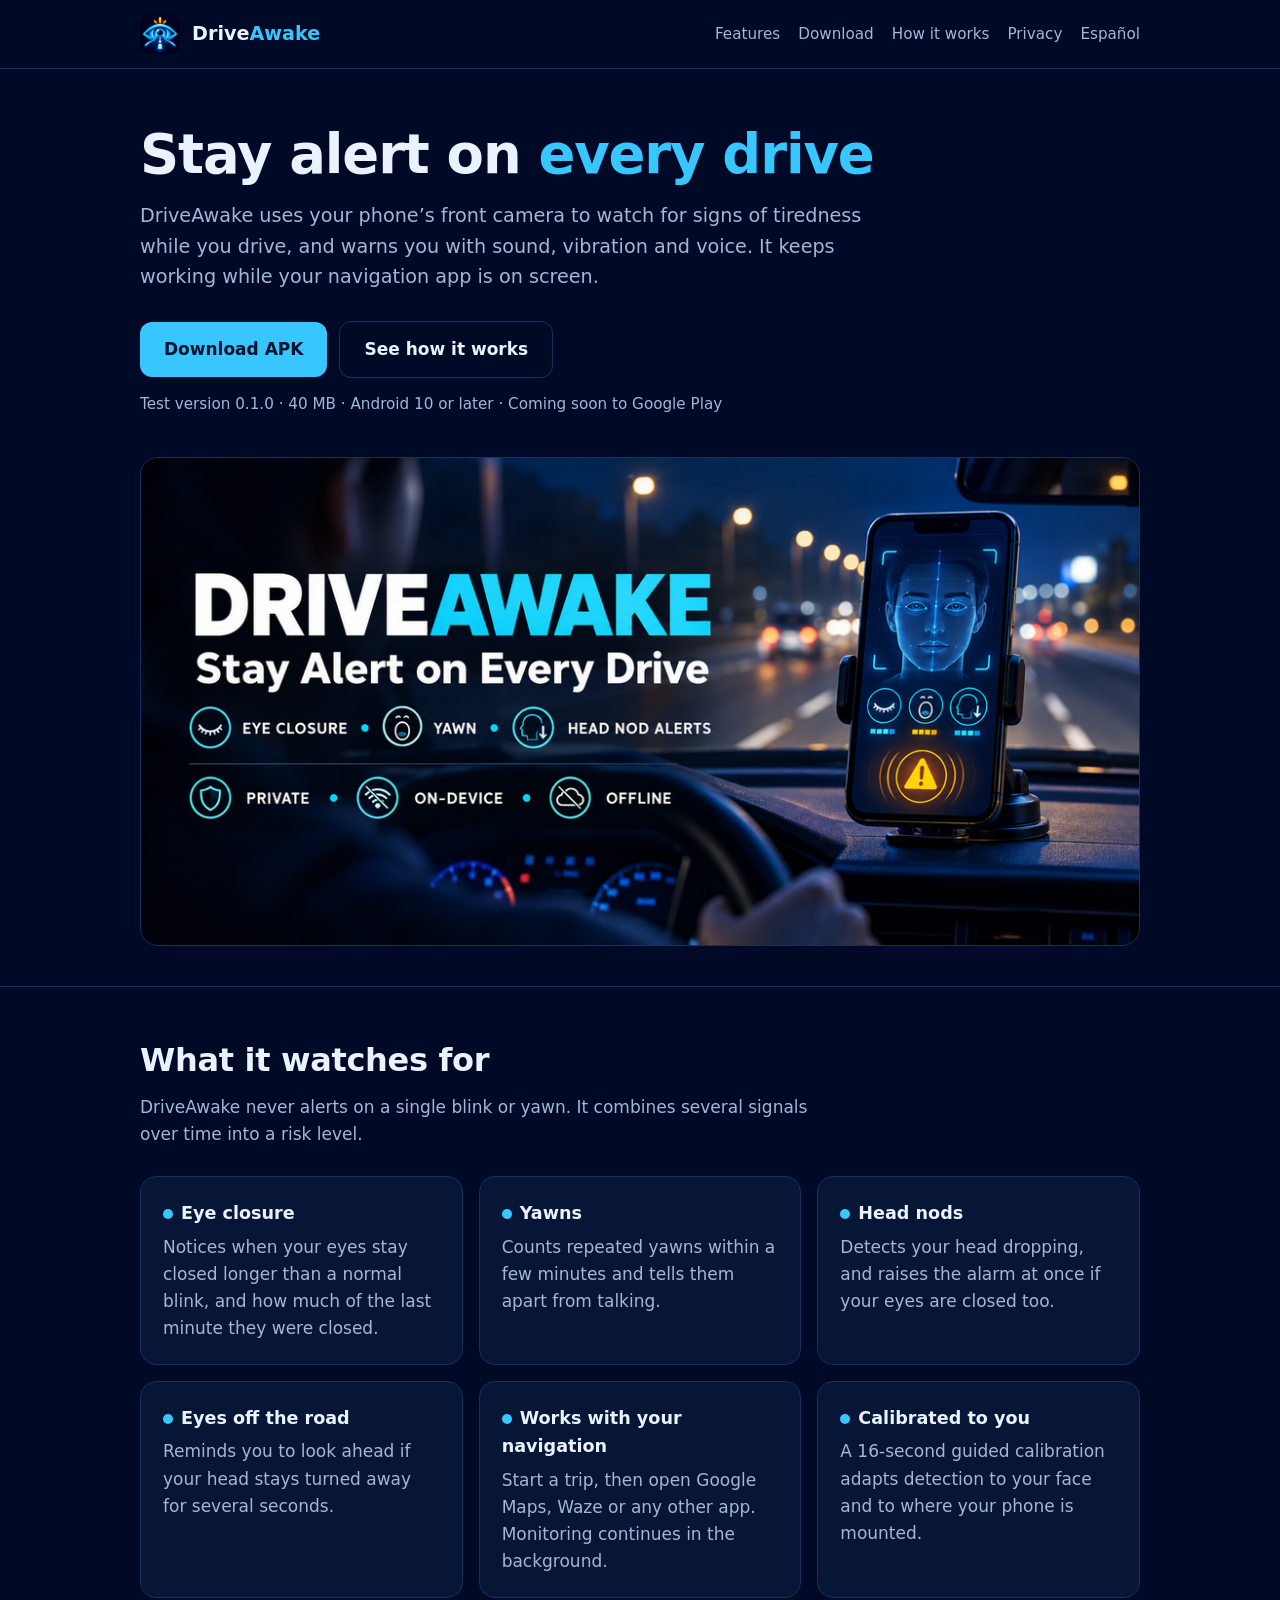
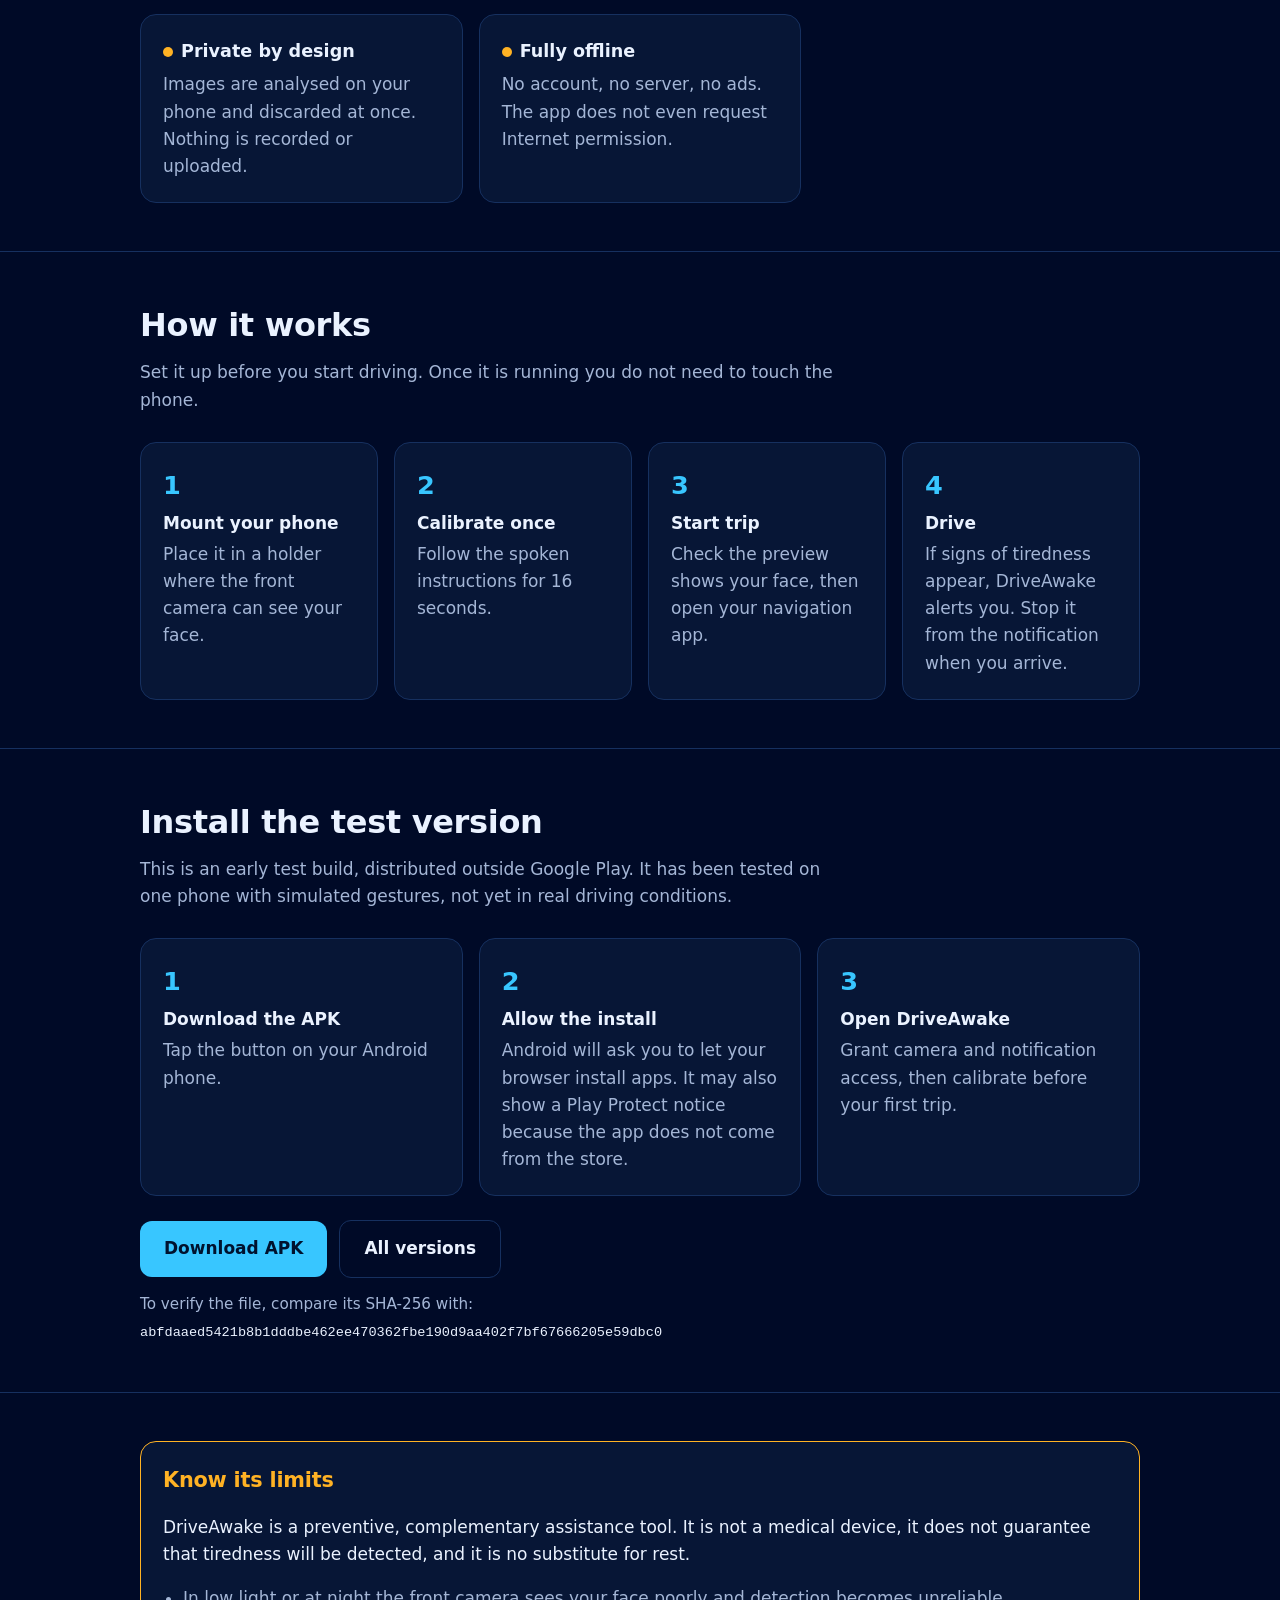
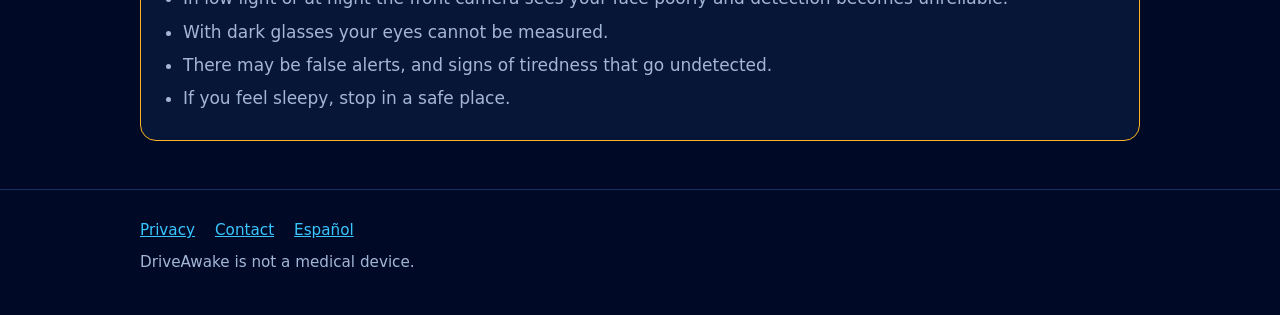
<file: index.html>
<!doctype html>
<html lang="en">
<head>
<meta charset="utf-8">
<meta name="viewport" content="width=device-width, initial-scale=1">
<title>DriveAwake — Stay alert on every drive</title>
<meta name="description" content="DriveAwake watches for signs of tiredness with your phone’s front camera and alerts you while you drive. Private, on-device and offline.">
<meta name="theme-color" content="#000a27">
<link rel="canonical" href="https://driveawake.fab-apps.com/">
<link rel="alternate" hreflang="es" href="https://driveawake.fab-apps.com/es.html">
<link rel="icon" type="image/png" href="favicon.png">
<link rel="apple-touch-icon" href="icon-192.png">
<meta property="og:type" content="website">
<meta property="og:title" content="DriveAwake — Stay alert on every drive">
<meta property="og:description" content="DriveAwake watches for signs of tiredness with your phone’s front camera and alerts you while you drive. Private, on-device and offline.">
<meta property="og:image" content="https://driveawake.fab-apps.com/DriveAwake-Google-Play-Feature-Graphic-1024x500.png">
<meta name="twitter:card" content="summary_large_image">
<script>
// Español si el navegador está en español; inglés en cualquier otro caso.
// Solo en la primera visita, para que el enlace de idioma siga funcionando.
try {
  if (!sessionStorage.getItem('lang') && navigator.language.toLowerCase().startsWith('es')) {
    sessionStorage.setItem('lang', 'es');
    location.replace('es.html');
  }
} catch (e) {}
</script>
<link rel="stylesheet" href="styles.css">
</head>
<body>
<header class="site-header">
  <div class="wrap">
    <a class="brand" href="index.html"><img src="icon-192.png" alt="" width="40" height="40"><span>Drive<span>Awake</span></span></a>
    <nav><a href="#features" class="hide-small">Features</a><a href="#download" class="hide-small">Download</a><a href="#how" class="hide-small">How it works</a><a href="privacy.html">Privacy</a><a href="es.html" lang="es">Español</a></nav>
  </div>
</header>
<main>
  <div class="hero">
    <div class="wrap">
      <h1>Stay alert on <em>every drive</em></h1>
      <p class="lead">DriveAwake uses your phone’s front camera to watch for signs of tiredness while you drive, and warns you with sound, vibration and voice. It keeps working while your navigation app is on screen.</p>
      <div class="actions">
        <a class="button primary" href="https://github.com/franbenaglia/driveAwakeLanding/releases/download/v0.1.0/DriveAwake.apk">Download APK</a>
        <a class="button ghost" href="#how">See how it works</a>
      </div>
      <p class="meta">Test version 0.1.0 · 40 MB · Android 10 or later · Coming soon to Google Play</p>
      <img src="DriveAwake-Google-Play-Feature-Graphic-1024x500.png" width="1024" height="500" alt="DriveAwake running on a phone mounted on a car dashboard at night">
    </div>
  </div>

  <section id="features">
    <div class="wrap">
      <h2>What it watches for</h2>
      <p class="intro">DriveAwake never alerts on a single blink or yawn. It combines several signals over time into a risk level.</p>
      <div class="grid"><div class="card"><h3><span class="mark"></span>Eye closure</h3><p>Notices when your eyes stay closed longer than a normal blink, and how much of the last minute they were closed.</p></div><div class="card"><h3><span class="mark"></span>Yawns</h3><p>Counts repeated yawns within a few minutes and tells them apart from talking.</p></div><div class="card"><h3><span class="mark"></span>Head nods</h3><p>Detects your head dropping, and raises the alarm at once if your eyes are closed too.</p></div><div class="card"><h3><span class="mark"></span>Eyes off the road</h3><p>Reminds you to look ahead if your head stays turned away for several seconds.</p></div><div class="card"><h3><span class="mark"></span>Works with your navigation</h3><p>Start a trip, then open Google Maps, Waze or any other app. Monitoring continues in the background.</p></div><div class="card"><h3><span class="mark"></span>Calibrated to you</h3><p>A 16-second guided calibration adapts detection to your face and to where your phone is mounted.</p></div><div class="card private"><h3><span class="mark"></span>Private by design</h3><p>Images are analysed on your phone and discarded at once. Nothing is recorded or uploaded.</p></div><div class="card private"><h3><span class="mark"></span>Fully offline</h3><p>No account, no server, no ads. The app does not even request Internet permission.</p></div></div>
    </div>
  </section>

  <section id="how">
    <div class="wrap">
      <h2>How it works</h2>
      <p class="intro">Set it up before you start driving. Once it is running you do not need to touch the phone.</p>
      <ol class="steps"><li><strong>Mount your phone</strong>Place it in a holder where the front camera can see your face.</li><li><strong>Calibrate once</strong>Follow the spoken instructions for 16 seconds.</li><li><strong>Start trip</strong>Check the preview shows your face, then open your navigation app.</li><li><strong>Drive</strong>If signs of tiredness appear, DriveAwake alerts you. Stop it from the notification when you arrive.</li></ol>
    </div>
  </section>

  <section id="download">
    <div class="wrap">
      <h2>Install the test version</h2>
      <p class="intro">This is an early test build, distributed outside Google Play. It has been tested on one phone with simulated gestures, not yet in real driving conditions.</p>
      <ol class="steps"><li><strong>Download the APK</strong>Tap the button on your Android phone.</li><li><strong>Allow the install</strong>Android will ask you to let your browser install apps. It may also show a Play Protect notice because the app does not come from the store.</li><li><strong>Open DriveAwake</strong>Grant camera and notification access, then calibrate before your first trip.</li></ol>
      <p class="actions download-actions"><a class="button primary" href="https://github.com/franbenaglia/driveAwakeLanding/releases/download/v0.1.0/DriveAwake.apk">Download APK</a><a class="button ghost" href="https://github.com/franbenaglia/driveAwakeLanding/releases">All versions</a></p>
      <p class="meta">To verify the file, compare its SHA-256 with:<br><code>abfdaaed5421b8b1dddbe462ee470362fbe190d9aa402f7bf67666205e59dbc0</code></p>
    </div>
  </section>

  <section id="safety">
    <div class="wrap">
      <div class="notice">
        <h2>Know its limits</h2>
        <p>DriveAwake is a preventive, complementary assistance tool. It is not a medical device, it does not guarantee that tiredness will be detected, and it is no substitute for rest.</p>
        <ul><li>In low light or at night the front camera sees your face poorly and detection becomes unreliable.</li><li>With dark glasses your eyes cannot be measured.</li><li>There may be false alerts, and signs of tiredness that go undetected.</li><li>If you feel sleepy, stop in a safe place.</li></ul>
      </div>
    </div>
  </section>
</main>
<footer>
  <div class="wrap">
    <a href="privacy.html">Privacy</a>
    <a href="https://github.com/franbenaglia/driveAwakeLanding/issues">Contact</a>
    <a href="es.html" lang="es">Español</a>
    <p>DriveAwake is not a medical device.</p>
  </div>
</footer>
</body>
</html>
</file>
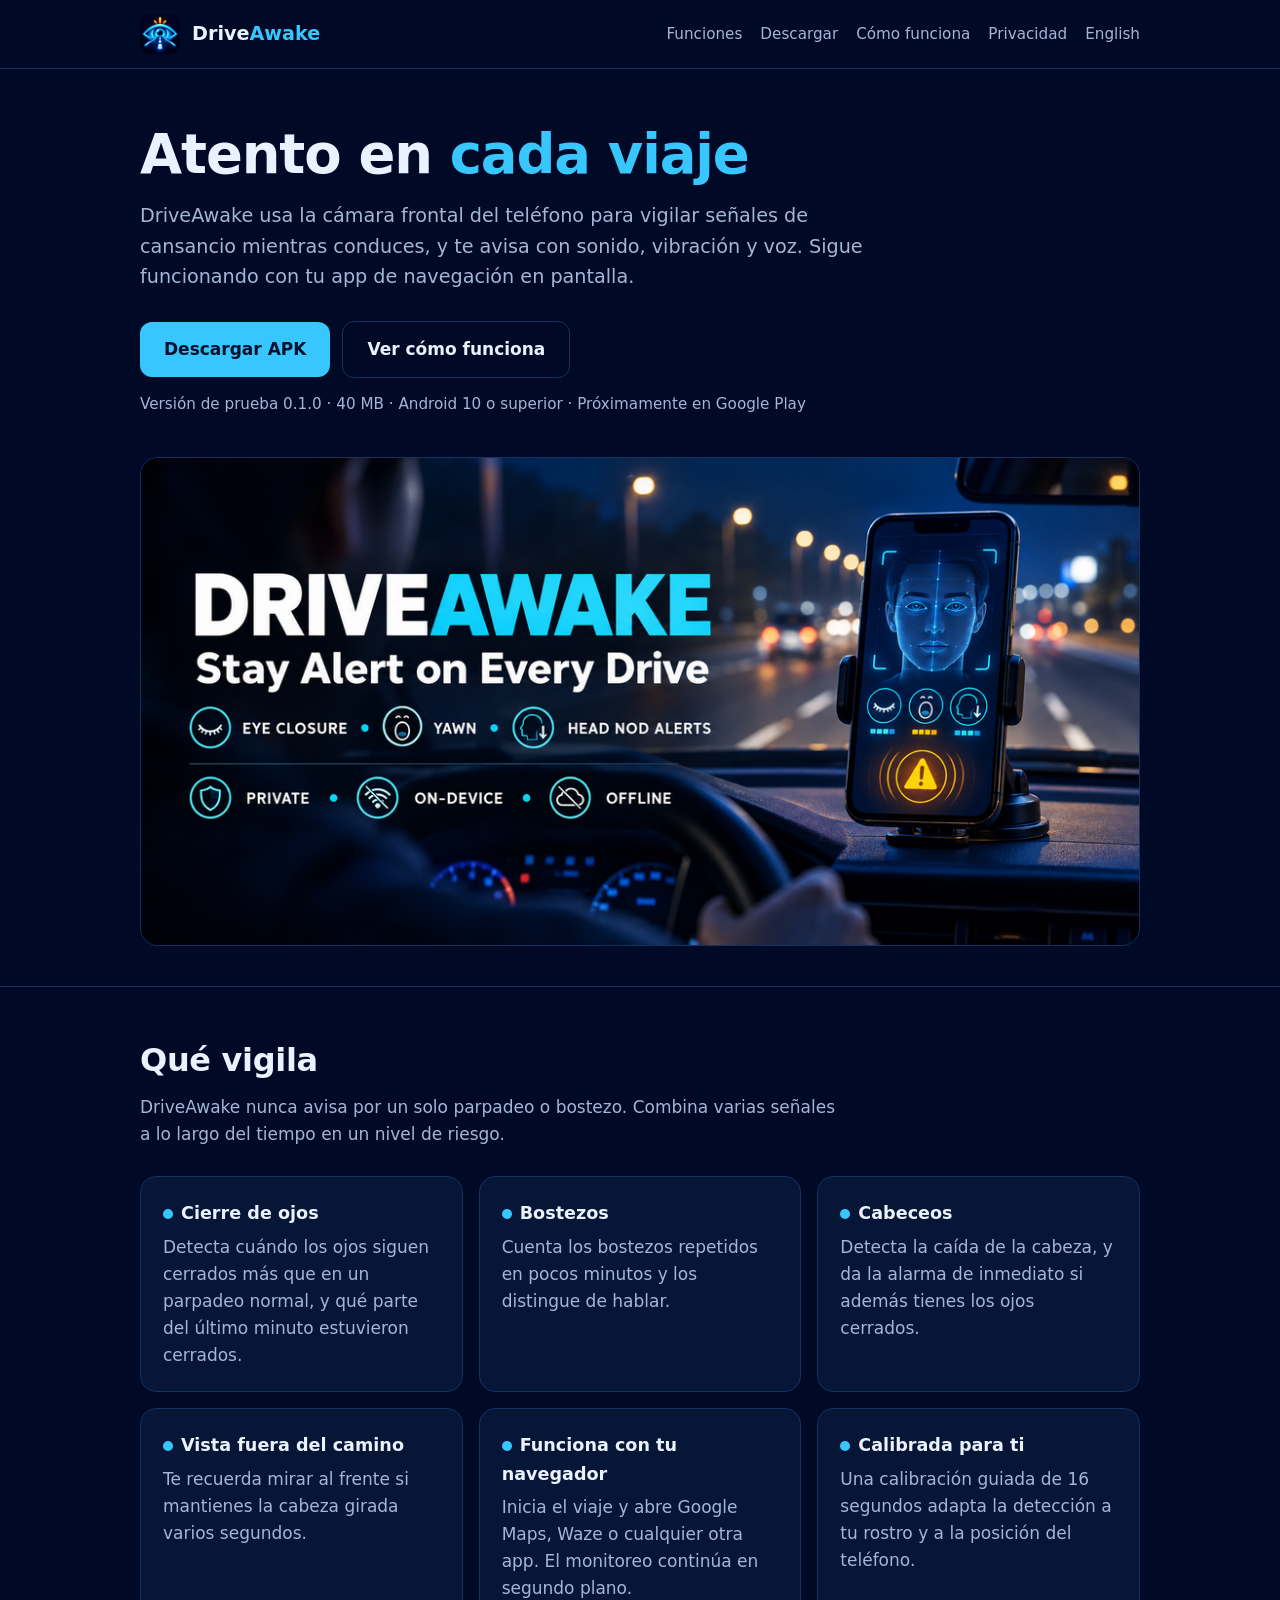
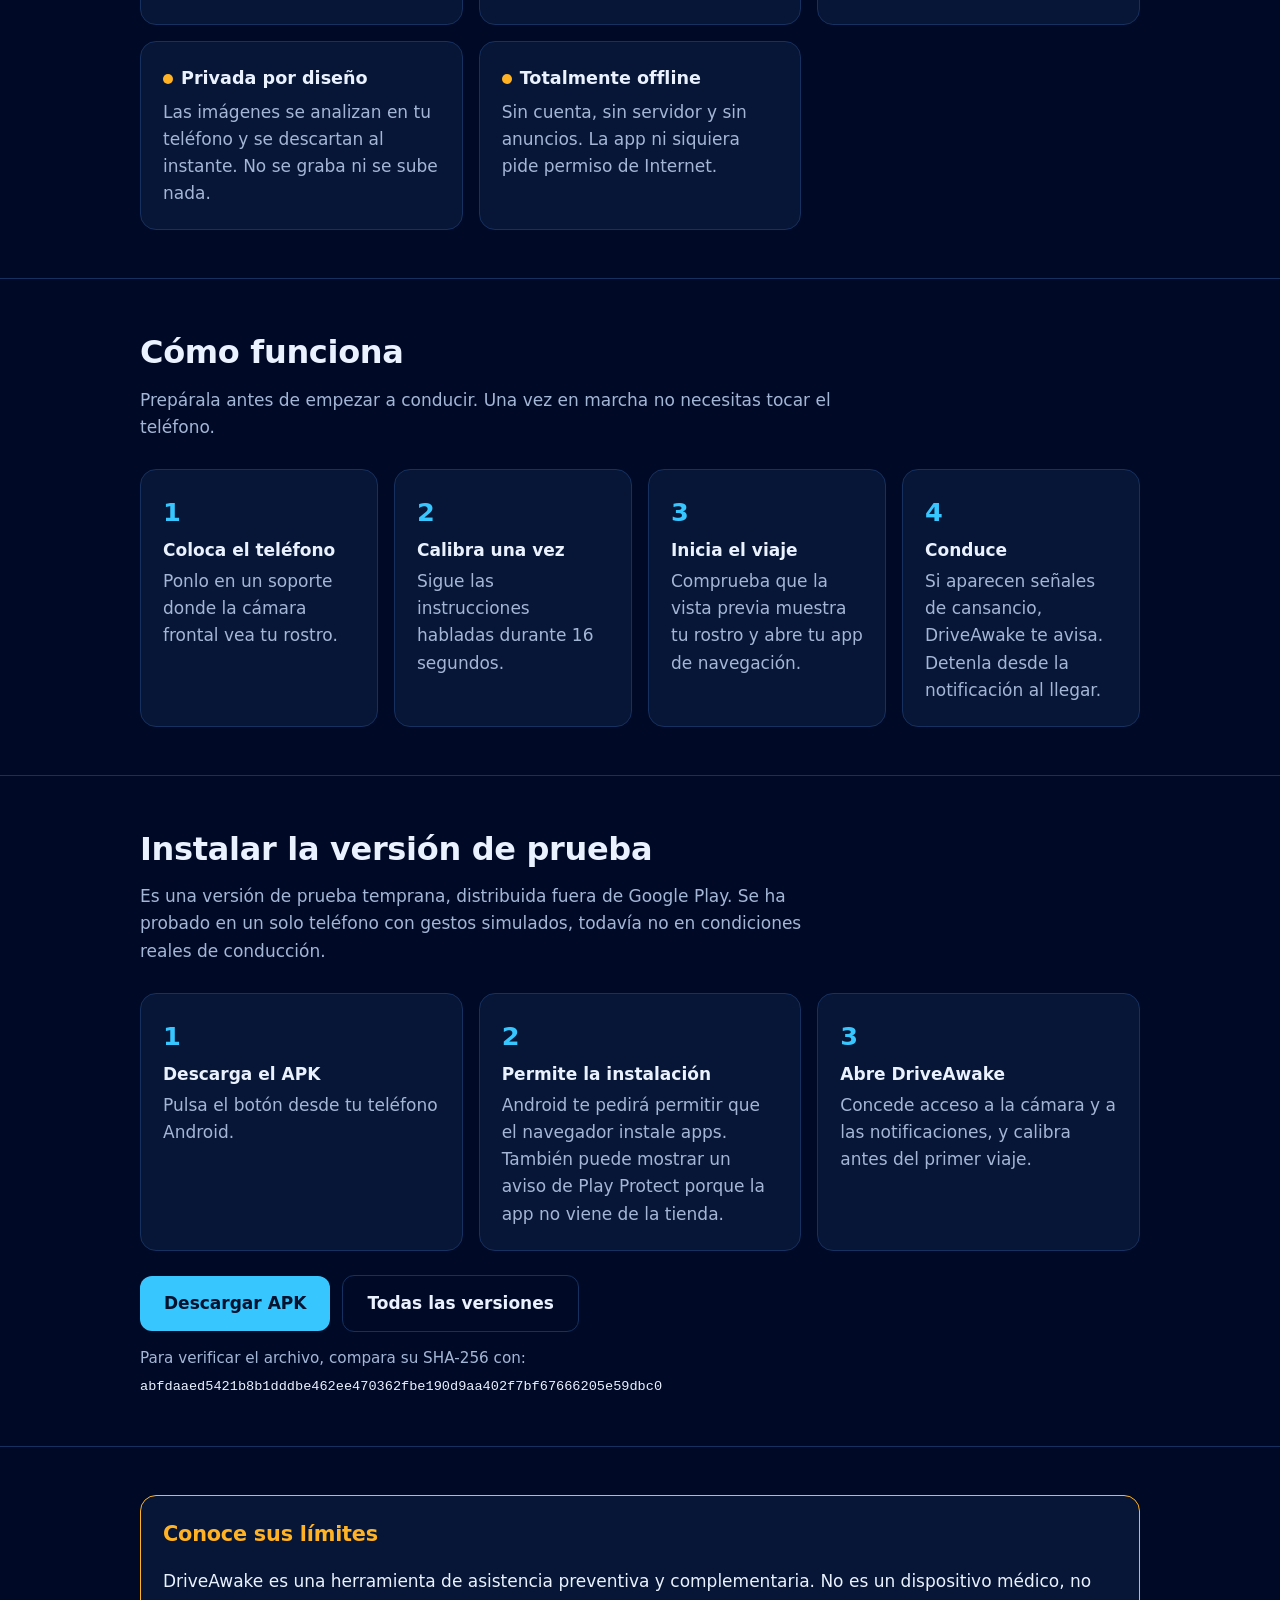
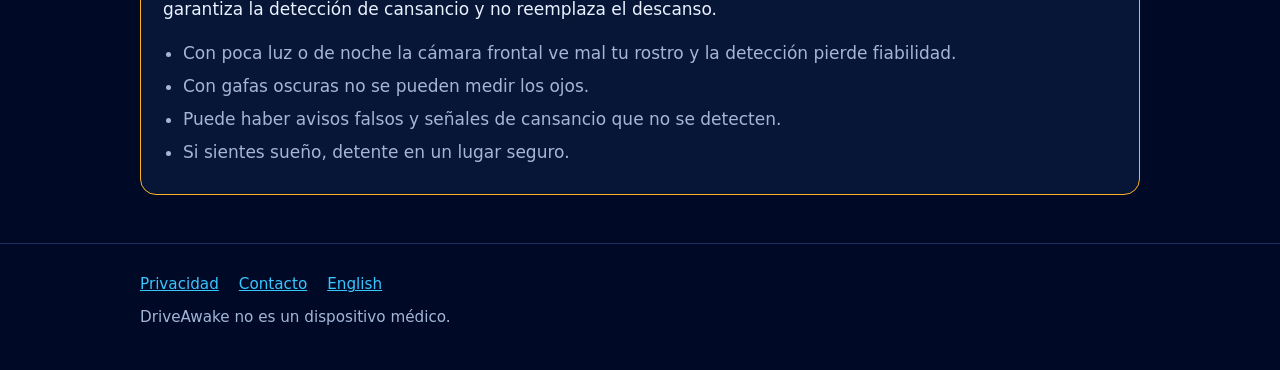
<file: es.html>
<!doctype html>
<html lang="es">
<head>
<meta charset="utf-8">
<meta name="viewport" content="width=device-width, initial-scale=1">
<title>DriveAwake — Atento en cada viaje</title>
<meta name="description" content="DriveAwake vigila señales de cansancio con la cámara frontal del teléfono y te avisa mientras conduces. Privada, en el dispositivo y offline.">
<meta name="theme-color" content="#000a27">
<link rel="canonical" href="https://driveawake.fab-apps.com/es.html">
<link rel="alternate" hreflang="en" href="https://driveawake.fab-apps.com/">
<link rel="icon" type="image/png" href="favicon.png">
<link rel="apple-touch-icon" href="icon-192.png">
<meta property="og:type" content="website">
<meta property="og:title" content="DriveAwake — Atento en cada viaje">
<meta property="og:description" content="DriveAwake vigila señales de cansancio con la cámara frontal del teléfono y te avisa mientras conduces. Privada, en el dispositivo y offline.">
<meta property="og:image" content="https://driveawake.fab-apps.com/DriveAwake-Google-Play-Feature-Graphic-1024x500.png">
<meta name="twitter:card" content="summary_large_image">
<script>try { sessionStorage.setItem('lang', document.documentElement.lang); } catch (e) {}</script>
<link rel="stylesheet" href="styles.css">
</head>
<body>
<header class="site-header">
  <div class="wrap">
    <a class="brand" href="es.html"><img src="icon-192.png" alt="" width="40" height="40"><span>Drive<span>Awake</span></span></a>
    <nav><a href="#features" class="hide-small">Funciones</a><a href="#download" class="hide-small">Descargar</a><a href="#how" class="hide-small">Cómo funciona</a><a href="privacidad.html">Privacidad</a><a href="index.html" lang="en">English</a></nav>
  </div>
</header>
<main>
  <div class="hero">
    <div class="wrap">
      <h1>Atento en <em>cada viaje</em></h1>
      <p class="lead">DriveAwake usa la cámara frontal del teléfono para vigilar señales de cansancio mientras conduces, y te avisa con sonido, vibración y voz. Sigue funcionando con tu app de navegación en pantalla.</p>
      <div class="actions">
        <a class="button primary" href="https://github.com/franbenaglia/driveAwakeLanding/releases/download/v0.1.0/DriveAwake.apk">Descargar APK</a>
        <a class="button ghost" href="#how">Ver cómo funciona</a>
      </div>
      <p class="meta">Versión de prueba 0.1.0 · 40 MB · Android 10 o superior · Próximamente en Google Play</p>
      <img src="DriveAwake-Google-Play-Feature-Graphic-1024x500.png" width="1024" height="500" alt="DriveAwake funcionando en un teléfono montado en el tablero de un coche, de noche">
    </div>
  </div>

  <section id="features">
    <div class="wrap">
      <h2>Qué vigila</h2>
      <p class="intro">DriveAwake nunca avisa por un solo parpadeo o bostezo. Combina varias señales a lo largo del tiempo en un nivel de riesgo.</p>
      <div class="grid"><div class="card"><h3><span class="mark"></span>Cierre de ojos</h3><p>Detecta cuándo los ojos siguen cerrados más que en un parpadeo normal, y qué parte del último minuto estuvieron cerrados.</p></div><div class="card"><h3><span class="mark"></span>Bostezos</h3><p>Cuenta los bostezos repetidos en pocos minutos y los distingue de hablar.</p></div><div class="card"><h3><span class="mark"></span>Cabeceos</h3><p>Detecta la caída de la cabeza, y da la alarma de inmediato si además tienes los ojos cerrados.</p></div><div class="card"><h3><span class="mark"></span>Vista fuera del camino</h3><p>Te recuerda mirar al frente si mantienes la cabeza girada varios segundos.</p></div><div class="card"><h3><span class="mark"></span>Funciona con tu navegador</h3><p>Inicia el viaje y abre Google Maps, Waze o cualquier otra app. El monitoreo continúa en segundo plano.</p></div><div class="card"><h3><span class="mark"></span>Calibrada para ti</h3><p>Una calibración guiada de 16 segundos adapta la detección a tu rostro y a la posición del teléfono.</p></div><div class="card private"><h3><span class="mark"></span>Privada por diseño</h3><p>Las imágenes se analizan en tu teléfono y se descartan al instante. No se graba ni se sube nada.</p></div><div class="card private"><h3><span class="mark"></span>Totalmente offline</h3><p>Sin cuenta, sin servidor y sin anuncios. La app ni siquiera pide permiso de Internet.</p></div></div>
    </div>
  </section>

  <section id="how">
    <div class="wrap">
      <h2>Cómo funciona</h2>
      <p class="intro">Prepárala antes de empezar a conducir. Una vez en marcha no necesitas tocar el teléfono.</p>
      <ol class="steps"><li><strong>Coloca el teléfono</strong>Ponlo en un soporte donde la cámara frontal vea tu rostro.</li><li><strong>Calibra una vez</strong>Sigue las instrucciones habladas durante 16 segundos.</li><li><strong>Inicia el viaje</strong>Comprueba que la vista previa muestra tu rostro y abre tu app de navegación.</li><li><strong>Conduce</strong>Si aparecen señales de cansancio, DriveAwake te avisa. Detenla desde la notificación al llegar.</li></ol>
    </div>
  </section>

  <section id="download">
    <div class="wrap">
      <h2>Instalar la versión de prueba</h2>
      <p class="intro">Es una versión de prueba temprana, distribuida fuera de Google Play. Se ha probado en un solo teléfono con gestos simulados, todavía no en condiciones reales de conducción.</p>
      <ol class="steps"><li><strong>Descarga el APK</strong>Pulsa el botón desde tu teléfono Android.</li><li><strong>Permite la instalación</strong>Android te pedirá permitir que el navegador instale apps. También puede mostrar un aviso de Play Protect porque la app no viene de la tienda.</li><li><strong>Abre DriveAwake</strong>Concede acceso a la cámara y a las notificaciones, y calibra antes del primer viaje.</li></ol>
      <p class="actions download-actions"><a class="button primary" href="https://github.com/franbenaglia/driveAwakeLanding/releases/download/v0.1.0/DriveAwake.apk">Descargar APK</a><a class="button ghost" href="https://github.com/franbenaglia/driveAwakeLanding/releases">Todas las versiones</a></p>
      <p class="meta">Para verificar el archivo, compara su SHA-256 con:<br><code>abfdaaed5421b8b1dddbe462ee470362fbe190d9aa402f7bf67666205e59dbc0</code></p>
    </div>
  </section>

  <section id="safety">
    <div class="wrap">
      <div class="notice">
        <h2>Conoce sus límites</h2>
        <p>DriveAwake es una herramienta de asistencia preventiva y complementaria. No es un dispositivo médico, no garantiza la detección de cansancio y no reemplaza el descanso.</p>
        <ul><li>Con poca luz o de noche la cámara frontal ve mal tu rostro y la detección pierde fiabilidad.</li><li>Con gafas oscuras no se pueden medir los ojos.</li><li>Puede haber avisos falsos y señales de cansancio que no se detecten.</li><li>Si sientes sueño, detente en un lugar seguro.</li></ul>
      </div>
    </div>
  </section>
</main>
<footer>
  <div class="wrap">
    <a href="privacidad.html">Privacidad</a>
    <a href="https://github.com/franbenaglia/driveAwakeLanding/issues">Contacto</a>
    <a href="index.html" lang="en">English</a>
    <p>DriveAwake no es un dispositivo médico.</p>
  </div>
</footer>
</body>
</html>
</file>
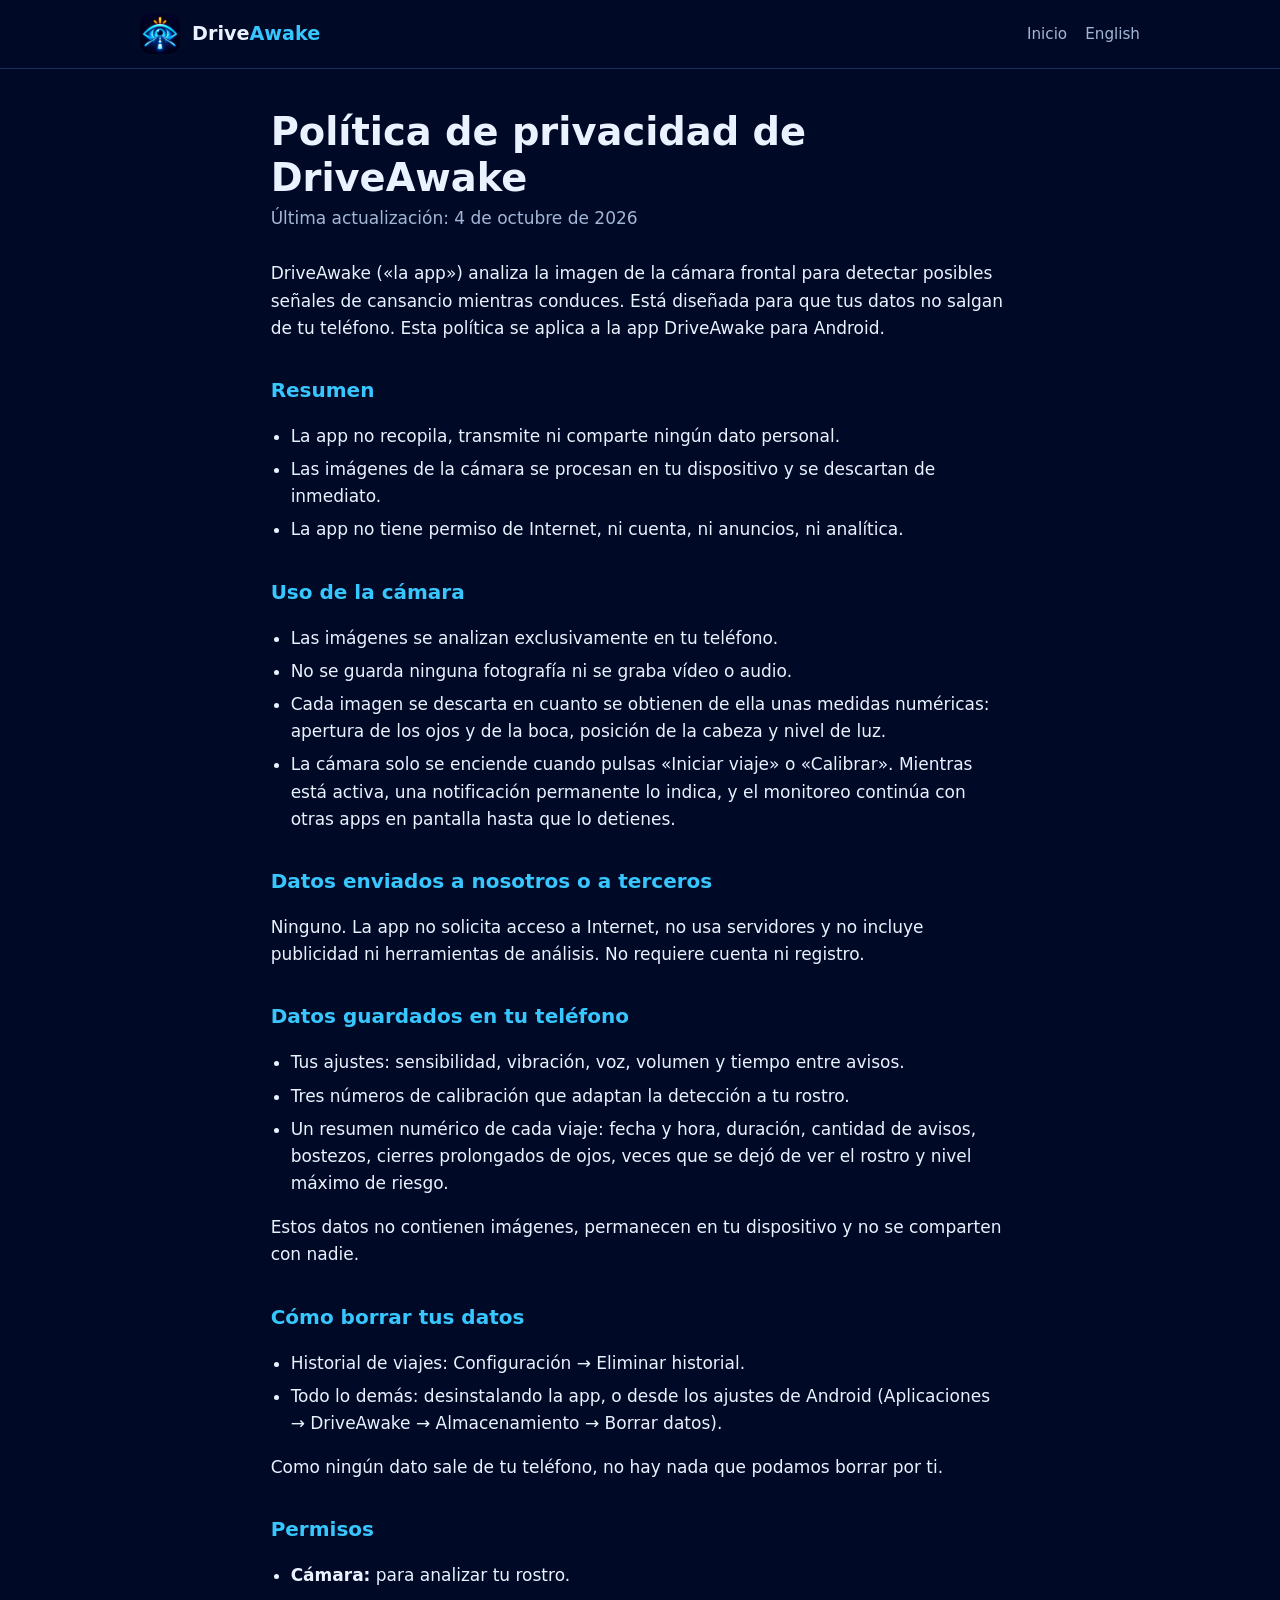
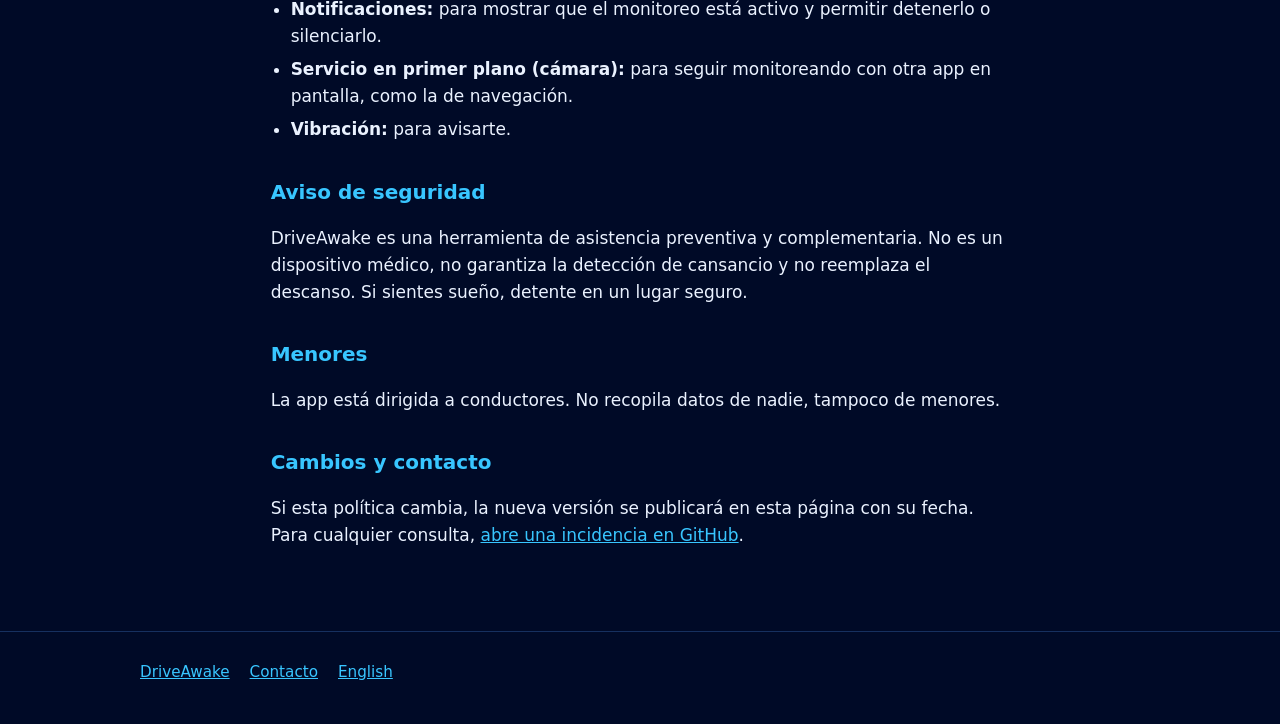
<file: privacidad.html>
<!doctype html>
<html lang="es">
<head>
<meta charset="utf-8">
<meta name="viewport" content="width=device-width, initial-scale=1">
<title>Política de privacidad — DriveAwake</title>
<meta name="description" content="Política de privacidad de DriveAwake: las imágenes se procesan en tu dispositivo, no se graba ni se envía nada.">
<meta name="theme-color" content="#000a27">
<link rel="canonical" href="https://driveawake.fab-apps.com/privacidad.html">
<link rel="alternate" hreflang="en" href="https://driveawake.fab-apps.com/privacy.html">
<link rel="icon" type="image/png" href="favicon.png">
<link rel="apple-touch-icon" href="icon-192.png">
<meta property="og:type" content="website">
<meta property="og:title" content="Política de privacidad — DriveAwake">
<meta property="og:description" content="Política de privacidad de DriveAwake: las imágenes se procesan en tu dispositivo, no se graba ni se envía nada.">
<meta property="og:image" content="https://driveawake.fab-apps.com/DriveAwake-Google-Play-Feature-Graphic-1024x500.png">
<meta name="twitter:card" content="summary_large_image">
<link rel="stylesheet" href="styles.css">
</head>
<body>
<header class="site-header">
  <div class="wrap">
    <a class="brand" href="es.html"><img src="icon-192.png" alt="" width="40" height="40"><span>Drive<span>Awake</span></span></a>
    <nav><a href="es.html">Inicio</a><a href="privacy.html" lang="en">English</a></nav>
  </div>
</header>
<main class="doc">
  <h1>Política de privacidad de DriveAwake</h1>
  <p class="updated">Última actualización: 4 de octubre de 2026</p>
  <p>DriveAwake («la app») analiza la imagen de la cámara frontal para detectar posibles señales de cansancio mientras conduces. Está diseñada para que tus datos no salgan de tu teléfono. Esta política se aplica a la app DriveAwake para Android.</p>
<h2>Resumen</h2>
<ul><li>La app no recopila, transmite ni comparte ningún dato personal.</li><li>Las imágenes de la cámara se procesan en tu dispositivo y se descartan de inmediato.</li><li>La app no tiene permiso de Internet, ni cuenta, ni anuncios, ni analítica.</li></ul>
<h2>Uso de la cámara</h2>
<ul><li>Las imágenes se analizan exclusivamente en tu teléfono.</li><li>No se guarda ninguna fotografía ni se graba vídeo o audio.</li><li>Cada imagen se descarta en cuanto se obtienen de ella unas medidas numéricas: apertura de los ojos y de la boca, posición de la cabeza y nivel de luz.</li><li>La cámara solo se enciende cuando pulsas «Iniciar viaje» o «Calibrar». Mientras está activa, una notificación permanente lo indica, y el monitoreo continúa con otras apps en pantalla hasta que lo detienes.</li></ul>
<h2>Datos enviados a nosotros o a terceros</h2>
<p>Ninguno. La app no solicita acceso a Internet, no usa servidores y no incluye publicidad ni herramientas de análisis. No requiere cuenta ni registro.</p>
<h2>Datos guardados en tu teléfono</h2>
<ul><li>Tus ajustes: sensibilidad, vibración, voz, volumen y tiempo entre avisos.</li><li>Tres números de calibración que adaptan la detección a tu rostro.</li><li>Un resumen numérico de cada viaje: fecha y hora, duración, cantidad de avisos, bostezos, cierres prolongados de ojos, veces que se dejó de ver el rostro y nivel máximo de riesgo.</li></ul>
<p>Estos datos no contienen imágenes, permanecen en tu dispositivo y no se comparten con nadie.</p>
<h2>Cómo borrar tus datos</h2>
<ul><li>Historial de viajes: Configuración → Eliminar historial.</li><li>Todo lo demás: desinstalando la app, o desde los ajustes de Android (Aplicaciones → DriveAwake → Almacenamiento → Borrar datos).</li></ul>
<p>Como ningún dato sale de tu teléfono, no hay nada que podamos borrar por ti.</p>
<h2>Permisos</h2>
<ul><li><strong>Cámara:</strong> para analizar tu rostro.</li><li><strong>Notificaciones:</strong> para mostrar que el monitoreo está activo y permitir detenerlo o silenciarlo.</li><li><strong>Servicio en primer plano (cámara):</strong> para seguir monitoreando con otra app en pantalla, como la de navegación.</li><li><strong>Vibración:</strong> para avisarte.</li></ul>
<h2>Aviso de seguridad</h2>
<p>DriveAwake es una herramienta de asistencia preventiva y complementaria. No es un dispositivo médico, no garantiza la detección de cansancio y no reemplaza el descanso. Si sientes sueño, detente en un lugar seguro.</p>
<h2>Menores</h2>
<p>La app está dirigida a conductores. No recopila datos de nadie, tampoco de menores.</p>
<h2>Cambios y contacto</h2>
<p>Si esta política cambia, la nueva versión se publicará en esta página con su fecha. Para cualquier consulta, <a href="https://github.com/franbenaglia/driveAwakeLanding/issues">abre una incidencia en GitHub</a>.</p>
</main>
<footer>
  <div class="wrap">
    <a href="es.html">DriveAwake</a>
    <a href="https://github.com/franbenaglia/driveAwakeLanding/issues">Contacto</a>
    <a href="privacy.html" lang="en">English</a>
  </div>
</footer>
</body>
</html>
</file>
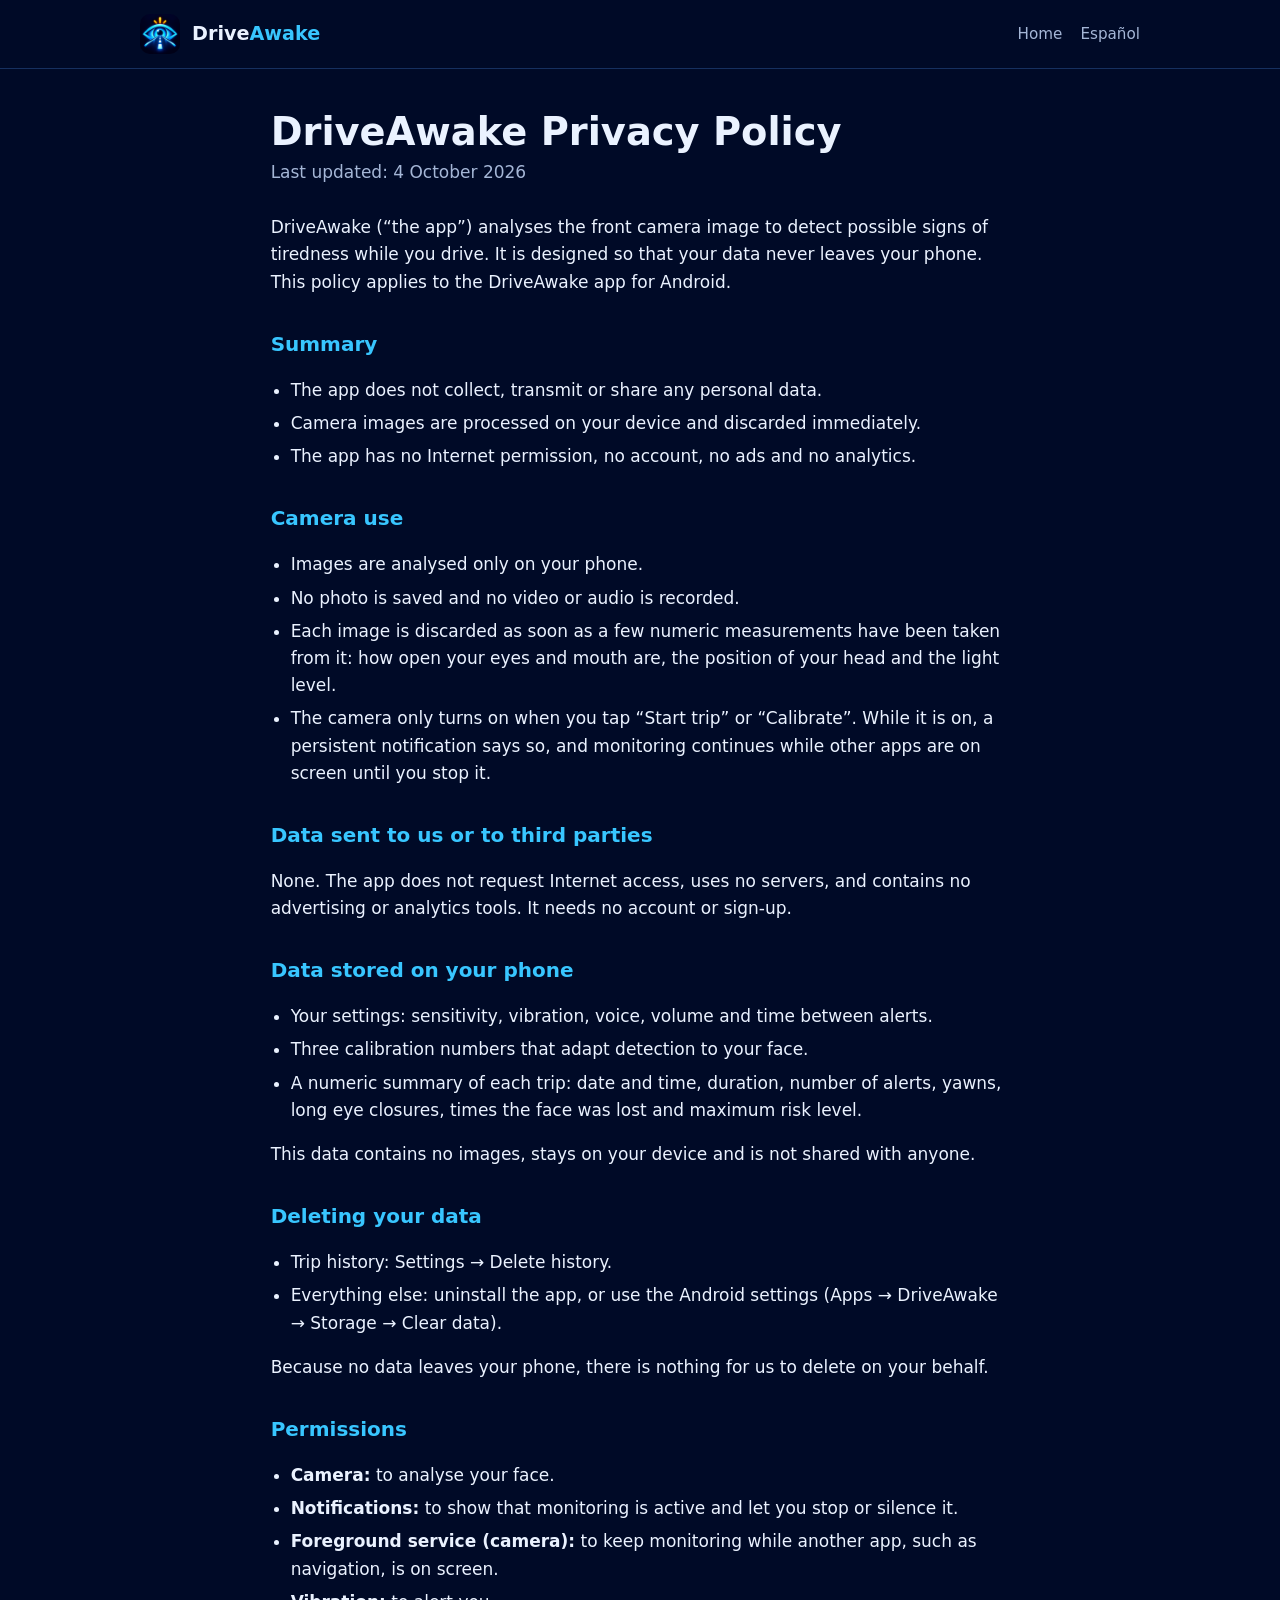
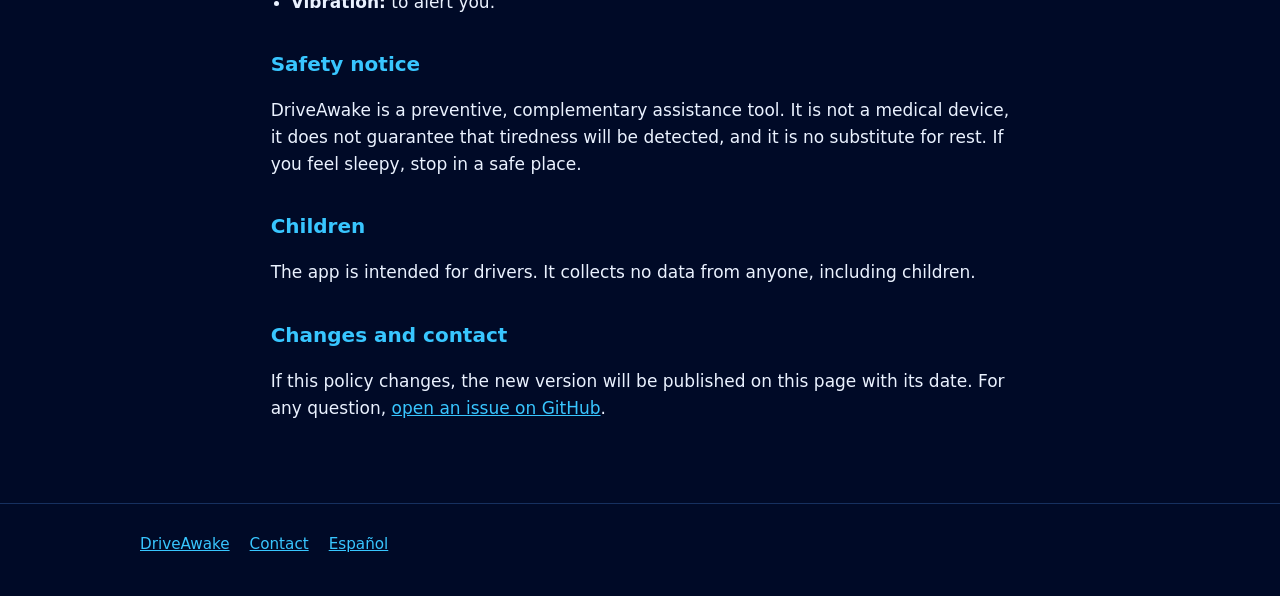
<file: privacy.html>
<!doctype html>
<html lang="en">
<head>
<meta charset="utf-8">
<meta name="viewport" content="width=device-width, initial-scale=1">
<title>Privacy Policy — DriveAwake</title>
<meta name="description" content="DriveAwake privacy policy: images are processed on your device, nothing is recorded or sent.">
<meta name="theme-color" content="#000a27">
<link rel="canonical" href="https://driveawake.fab-apps.com/privacy.html">
<link rel="alternate" hreflang="es" href="https://driveawake.fab-apps.com/privacidad.html">
<link rel="icon" type="image/png" href="favicon.png">
<link rel="apple-touch-icon" href="icon-192.png">
<meta property="og:type" content="website">
<meta property="og:title" content="Privacy Policy — DriveAwake">
<meta property="og:description" content="DriveAwake privacy policy: images are processed on your device, nothing is recorded or sent.">
<meta property="og:image" content="https://driveawake.fab-apps.com/DriveAwake-Google-Play-Feature-Graphic-1024x500.png">
<meta name="twitter:card" content="summary_large_image">
<link rel="stylesheet" href="styles.css">
</head>
<body>
<header class="site-header">
  <div class="wrap">
    <a class="brand" href="index.html"><img src="icon-192.png" alt="" width="40" height="40"><span>Drive<span>Awake</span></span></a>
    <nav><a href="index.html">Home</a><a href="privacidad.html" lang="es">Español</a></nav>
  </div>
</header>
<main class="doc">
  <h1>DriveAwake Privacy Policy</h1>
  <p class="updated">Last updated: 4 October 2026</p>
  <p>DriveAwake (“the app”) analyses the front camera image to detect possible signs of tiredness while you drive. It is designed so that your data never leaves your phone. This policy applies to the DriveAwake app for Android.</p>
<h2>Summary</h2>
<ul><li>The app does not collect, transmit or share any personal data.</li><li>Camera images are processed on your device and discarded immediately.</li><li>The app has no Internet permission, no account, no ads and no analytics.</li></ul>
<h2>Camera use</h2>
<ul><li>Images are analysed only on your phone.</li><li>No photo is saved and no video or audio is recorded.</li><li>Each image is discarded as soon as a few numeric measurements have been taken from it: how open your eyes and mouth are, the position of your head and the light level.</li><li>The camera only turns on when you tap “Start trip” or “Calibrate”. While it is on, a persistent notification says so, and monitoring continues while other apps are on screen until you stop it.</li></ul>
<h2>Data sent to us or to third parties</h2>
<p>None. The app does not request Internet access, uses no servers, and contains no advertising or analytics tools. It needs no account or sign-up.</p>
<h2>Data stored on your phone</h2>
<ul><li>Your settings: sensitivity, vibration, voice, volume and time between alerts.</li><li>Three calibration numbers that adapt detection to your face.</li><li>A numeric summary of each trip: date and time, duration, number of alerts, yawns, long eye closures, times the face was lost and maximum risk level.</li></ul>
<p>This data contains no images, stays on your device and is not shared with anyone.</p>
<h2>Deleting your data</h2>
<ul><li>Trip history: Settings → Delete history.</li><li>Everything else: uninstall the app, or use the Android settings (Apps → DriveAwake → Storage → Clear data).</li></ul>
<p>Because no data leaves your phone, there is nothing for us to delete on your behalf.</p>
<h2>Permissions</h2>
<ul><li><strong>Camera:</strong> to analyse your face.</li><li><strong>Notifications:</strong> to show that monitoring is active and let you stop or silence it.</li><li><strong>Foreground service (camera):</strong> to keep monitoring while another app, such as navigation, is on screen.</li><li><strong>Vibration:</strong> to alert you.</li></ul>
<h2>Safety notice</h2>
<p>DriveAwake is a preventive, complementary assistance tool. It is not a medical device, it does not guarantee that tiredness will be detected, and it is no substitute for rest. If you feel sleepy, stop in a safe place.</p>
<h2>Children</h2>
<p>The app is intended for drivers. It collects no data from anyone, including children.</p>
<h2>Changes and contact</h2>
<p>If this policy changes, the new version will be published on this page with its date. For any question, <a href="https://github.com/franbenaglia/driveAwakeLanding/issues">open an issue on GitHub</a>.</p>
</main>
<footer>
  <div class="wrap">
    <a href="index.html">DriveAwake</a>
    <a href="https://github.com/franbenaglia/driveAwakeLanding/issues">Contact</a>
    <a href="privacidad.html" lang="es">Español</a>
  </div>
</footer>
</body>
</html>
</file>
<file: styles.css>
:root {
  --bg: #000a27;
  --bg-raised: #071636;
  --line: #16305f;
  --text: #eaf2ff;
  --muted: #a4b6d6;
  --cyan: #38c6ff;
  --amber: #ffb224;
  --max: 1040px;
}

* { box-sizing: border-box; }

html { scroll-behavior: smooth; }

body {
  margin: 0;
  background: var(--bg);
  color: var(--text);
  font: 17px/1.6 system-ui, -apple-system, "Segoe UI", Roboto, "Helvetica Neue", Arial, sans-serif;
  -webkit-font-smoothing: antialiased;
}

a { color: var(--cyan); }
a:focus-visible, .button:focus-visible { outline: 3px solid var(--amber); outline-offset: 3px; }

.wrap { max-width: var(--max); margin: 0 auto; padding: 0 20px; }

/* Cabecera */
.site-header { border-bottom: 1px solid var(--line); }
.site-header .wrap { display: flex; align-items: center; gap: 12px; min-height: 68px; }
.brand { display: flex; align-items: center; gap: 12px; color: var(--text); text-decoration: none; font-weight: 700; font-size: 1.2rem; margin-right: auto; }
.brand img { width: 40px; height: 40px; border-radius: 10px; }
.brand span span { color: var(--cyan); }
.site-header nav { display: flex; gap: 18px; font-size: 0.95rem; }
.site-header nav a { color: var(--muted); text-decoration: none; }
.site-header nav a:hover { color: var(--text); }

/* Portada */
.hero { padding: 56px 0 40px; }
.hero h1 { font-size: clamp(2.1rem, 6vw, 3.4rem); line-height: 1.1; margin: 0 0 16px; letter-spacing: -0.02em; text-wrap: balance; }
.hero h1 em { font-style: normal; color: var(--cyan); }
.hero p.lead { font-size: 1.2rem; color: var(--muted); max-width: 60ch; margin: 0 0 28px; }
.hero img { display: block; width: 100%; height: auto; border-radius: 18px; border: 1px solid var(--line); margin-top: 40px; }
.actions { display: flex; flex-wrap: wrap; gap: 12px; align-items: center; }
.button { display: inline-block; padding: 14px 24px; border-radius: 12px; font-weight: 700; text-decoration: none; }
.button.primary { background: var(--cyan); color: #00122e; }
.button.ghost { border: 1px solid var(--line); color: var(--text); }
.soon { color: var(--amber); font-weight: 600; }

/* Secciones */
section { padding: 48px 0; border-top: 1px solid var(--line); }
section h2 { font-size: clamp(1.5rem, 4vw, 2rem); margin: 0 0 8px; letter-spacing: -0.01em; }
section > .wrap > p.intro { color: var(--muted); max-width: 65ch; margin: 0 0 28px; }

.grid { display: grid; gap: 16px; grid-template-columns: repeat(auto-fit, minmax(260px, 1fr)); }
.card { background: var(--bg-raised); border: 1px solid var(--line); border-radius: 16px; padding: 22px; }
.card h3 { margin: 0 0 6px; font-size: 1.1rem; }
.card p { margin: 0; color: var(--muted); }
.card .mark { display: inline-block; width: 10px; height: 10px; border-radius: 50%; background: var(--cyan); margin-right: 8px; }
.card.private .mark { background: var(--amber); }

ol.steps { counter-reset: step; list-style: none; padding: 0; margin: 0; display: grid; gap: 16px; grid-template-columns: repeat(auto-fit, minmax(220px, 1fr)); }
ol.steps li { counter-increment: step; background: var(--bg-raised); border: 1px solid var(--line); border-radius: 16px; padding: 22px; color: var(--muted); }
ol.steps li::before { content: counter(step); display: block; font-size: 1.6rem; font-weight: 800; color: var(--cyan); margin-bottom: 4px; }
ol.steps li strong { display: block; color: var(--text); margin-bottom: 4px; }

.notice { background: var(--bg-raised); border: 1px solid var(--amber); border-radius: 16px; padding: 22px; }
.notice h2 { color: var(--amber); font-size: 1.3rem; }
.notice ul { margin: 12px 0 0; padding-left: 20px; color: var(--muted); }
.notice li { margin-bottom: 6px; }

/* Documento (privacidad) */
.doc { max-width: 72ch; padding: 40px 20px 64px; margin: 0 auto; }
.doc h1 { font-size: clamp(1.8rem, 5vw, 2.4rem); line-height: 1.2; margin: 0 0 4px; }
.doc .updated { color: var(--muted); margin: 0 0 28px; }
.doc h2 { font-size: 1.25rem; margin: 32px 0 8px; color: var(--cyan); }
.doc ul { padding-left: 20px; }
.doc li { margin-bottom: 6px; }

footer { border-top: 1px solid var(--line); padding: 28px 0 40px; color: var(--muted); font-size: 0.95rem; }
footer .wrap { display: flex; flex-wrap: wrap; gap: 8px 20px; }
footer p { margin: 0; flex: 1 1 100%; }

@media (max-width: 560px) {
  .site-header nav a.hide-small { display: none; }
  .hero { padding-top: 36px; }
}

/* Descarga */
.meta { color: var(--muted); font-size: 0.95rem; margin: 14px 0 0; }
.meta code { display: inline-block; margin-top: 6px; font-size: 0.85rem; color: var(--text); overflow-wrap: anywhere; }
.download-actions { margin: 24px 0 0; }
</file>
